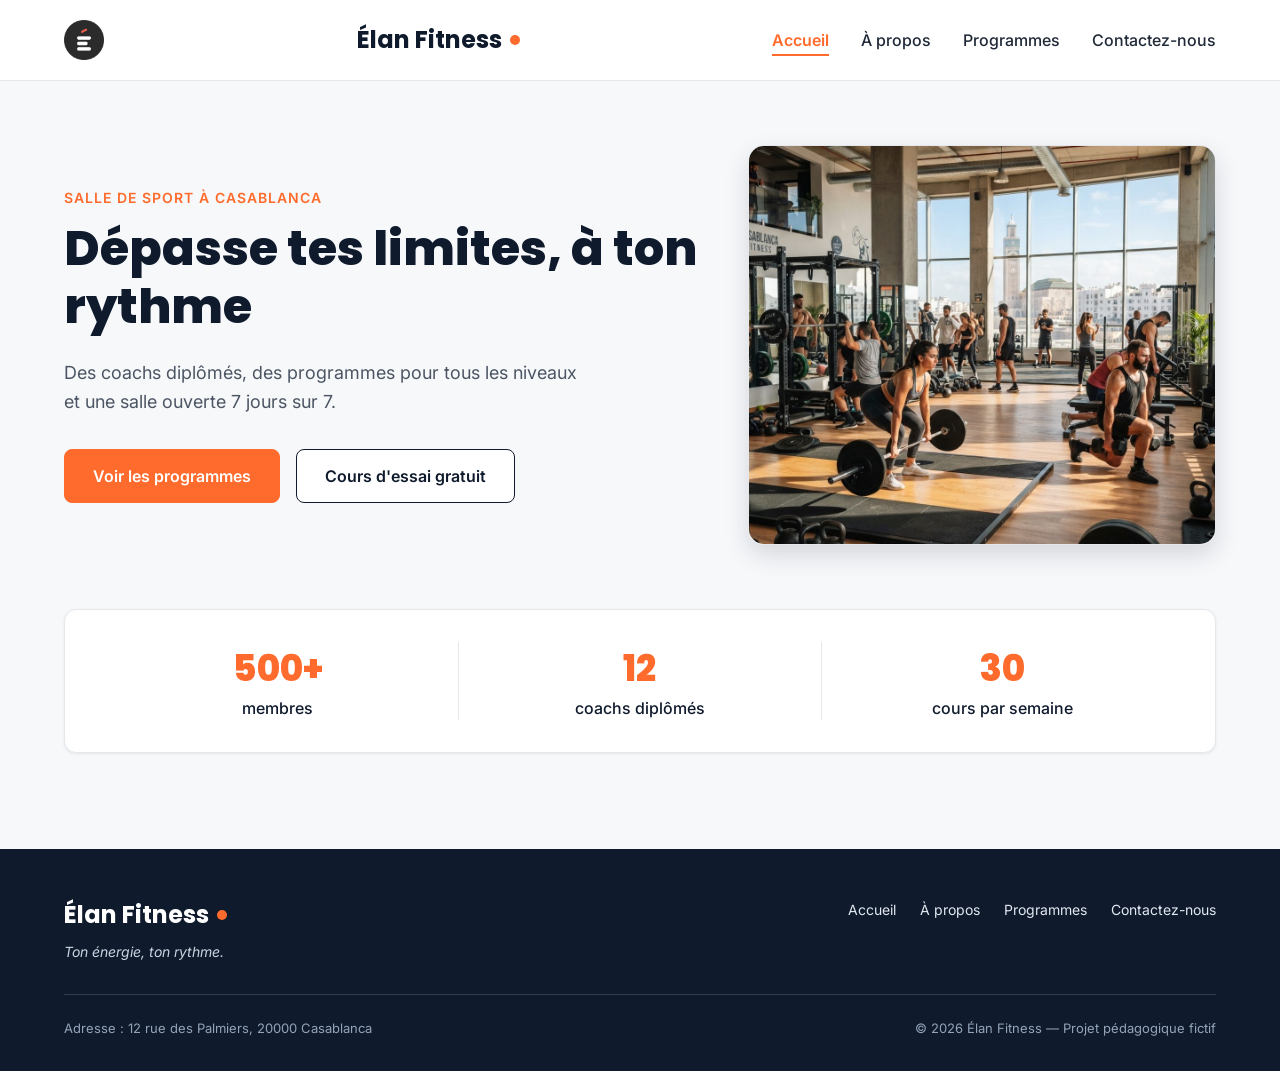
<file: index.html>
<!DOCTYPE html>
<html lang="fr">
<head>
  <meta charset="UTF-8">
  <meta name="viewport" content="width=device-width, initial-scale=1">
  <meta name="description" content="Élan Fitness, salle de sport à Casablanca : musculation, yoga, cardio et boxe fitness avec des coachs diplômés. Réservez votre cours d'essai gratuit.">
  <link rel="icon" type="image/jpg" href="img/logo.png">
  <title>Élan Fitness | Salle de sport à Casablanca</title>

  <link rel="preconnect" href="https://fonts.googleapis.com">
  <link rel="preconnect" href="https://fonts.gstatic.com" crossorigin>
  <link href="https://fonts.googleapis.com/css2?family=Inter:wght@400;500;600&family=Poppins:wght@600;700;800&display=swap" rel="stylesheet">

  <link rel="stylesheet" href="style.css">
</head>

<body>

  <header class="en-tete">
    <div class="conteneur en-tete-contenu">
      <img id="khan" src="img/logo.png" alt="logo">
      <a href="#accueil" class="logo">Élan Fitness</a>

      <nav aria-label="Navigation principale">
        <ul class="menu">
          <li><a href="index.html"class="lien-actif">Accueil</a></li>
          <li><a href="about.html">À propos</a></li>
          <li><a href="program.html">Programmes</a></li>
          <li><a href="contact.html">Contactez-nous</a></li>
        </ul>
      </nav>
    </div>
  </header>

  <main>

    <section id="accueil" class="hero">
      <div class="conteneur">

        <div class="hero-contenu">
          <div class="hero-texte">
            <p class="sur-titre">Salle de sport à Casablanca</p>
            <h1>Dépasse tes limites, à ton rythme</h1>
            <p class="hero-description">
              Des coachs diplômés, des programmes pour tous les niveaux et une salle ouverte 7 jours sur 7.
            </p>
            <div class="boutons">
              <a href="program.html" class="bouton bouton-principal">Voir les programmes</a>
              <a href="contact.html" class="bouton bouton-secondaire">Cours d'essai gratuit</a>
            </div>
          </div>

          <img class="hero-image" src="img/hero.jpg" alt="Des personnes s'entraînent dans une salle de sport lumineuse à Casablanca">
        </div>

        <div class="chiffres">
          <div class="chiffre">
            <p class="chiffre-nombre">500+</p>
            <p>membres</p>
          </div>
          <div class="chiffre">
            <p class="chiffre-nombre">12</p>
            <p>coachs diplômés</p>
          </div>
          <div class="chiffre">
            <p class="chiffre-nombre">30</p>
            <p>cours par semaine</p>
          </div>
        </div>

      </div>
    </section>
  
  </main>

  <footer class="pied-de-page">
    <div class="conteneur">

      <div class="pied-haut">
        <div>
          <p class="logo logo-clair">Élan Fitness</p>
          <p class="slogan">Ton énergie, ton rythme.</p>
        </div>

        <nav aria-label="Navigation du pied de page">
          <ul class="menu menu-pied">
            <li><a href="index.html">Accueil</a></li>
            <li><a href="about.html">À propos</a></li>
            <li><a href="program.html">Programmes</a></li>
            <li><a href="contact.html">Contactez-nous</a></li>
          </ul>
        </nav>
      </div>

      <div class="pied-bas">
        <p>Adresse : 12 rue des Palmiers, 20000 Casablanca</p>
        <p>&copy; 2026 Élan Fitness — Projet pédagogique fictif</p>
      </div>

    </div>
  </footer>

</body>
</html>
</file>
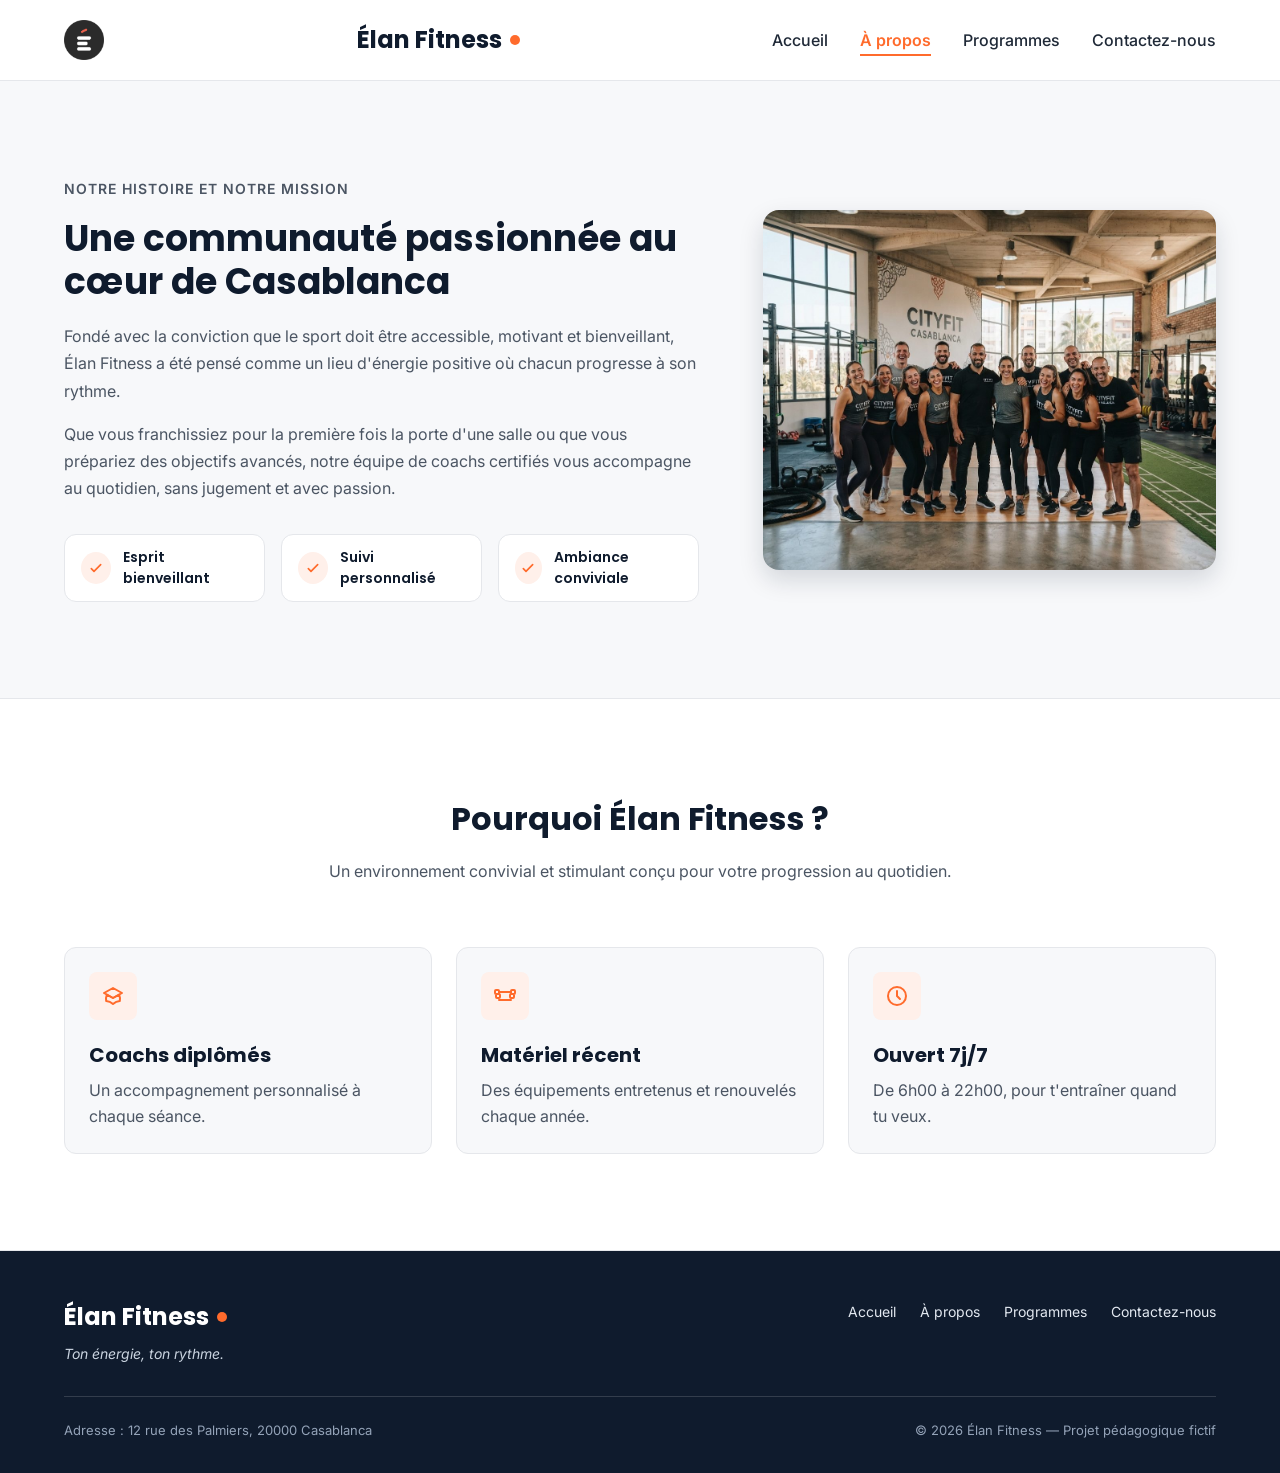
<file: about.html>
<!DOCTYPE html>
<html lang="fr">
<head>
  <meta charset="UTF-8">
  <meta name="viewport" content="width=device-width, initial-scale=1">
  <meta name="description" content="Élan Fitness, salle de sport à Casablanca : musculation, yoga, cardio et boxe fitness avec des coachs diplômés. Réservez votre cours d'essai gratuit.">
  <link rel="icon" type="image/jpg" href="img/logo.png">
  <title>Élan Fitness | Salle de sport à Casablanca</title>

  <link rel="preconnect" href="https://fonts.googleapis.com">
  <link rel="preconnect" href="https://fonts.gstatic.com" crossorigin>
  <link href="https://fonts.googleapis.com/css2?family=Inter:wght@400;500;600&family=Poppins:wght@600;700;800&display=swap" rel="stylesheet">

  <link rel="stylesheet" href="style.css">
</head>

<body>

  <header class="en-tete">
    <div class="conteneur en-tete-contenu">
      <img id="khan" src="img/logo.png" alt="logo">
      <a href="#accueil" class="logo">Élan Fitness</a>

      <nav aria-label="Navigation principale">
        <ul class="menu">
          <li><a href="index.html">Accueil</a></li>
          <li><a href="about.html" class="lien-actif">À propos</a></li>
          <li><a href="program.html">Programmes</a></li>
          <li><a href="contact.html">Contactez-nous</a></li>
        </ul>
      </nav>
    </div>
  </header>

  <main>

    <section id="a-propos" class="section">
      <div class="conteneur apropos-contenu">

        <div class="apropos-texte">
          <p class="sur-titre">Notre histoire et notre mission</p>
          <h2>Une communauté passionnée au cœur de Casablanca</h2>
          <p>
            Fondé avec la conviction que le sport doit être accessible, motivant et bienveillant,
            Élan Fitness a été pensé comme un lieu d'énergie positive où chacun progresse à son rythme.
          </p>
          <p>
            Que vous franchissiez pour la première fois la porte d'une salle ou que vous prépariez des
            objectifs avancés, notre équipe de coachs certifiés vous accompagne au quotidien, sans
            jugement et avec passion.
          </p>

          <ul class="valeurs">
            <li class="valeur">
              <div class="icone icone-petite"><img src="img/icone-check.svg" alt=""></div>
              <span>Esprit bienveillant</span>
            </li>
            <li class="valeur">
              <div class="icone icone-petite"><img src="img/icone-check.svg" alt=""></div>
              <span>Suivi personnalisé</span>
            </li>
            <li class="valeur">
              <div class="icone icone-petite"><img src="img/icone-check.svg" alt=""></div>
              <span>Ambiance conviviale</span>
            </li>
          </ul>
        </div>

        <img class="apropos-image" src="img/equipe.jpg" alt="L'équipe de coachs d'Élan Fitness réunie dans la salle">

      </div>
    </section>

    <section class="section section-blanche">
      <div class="conteneur">

        <div class="section-titre">
          <h2>Pourquoi Élan Fitness ?</h2>
          <p>Un environnement convivial et stimulant conçu pour votre progression au quotidien.</p>
        </div>

        <div class="cartes">
          <article class="carte carte-avantage">
            <div class="icone"><img src="img/icone-coach.svg" alt=""></div>
            <h3>Coachs diplômés</h3>
            <p>Un accompagnement personnalisé à chaque séance.</p>
          </article>

          <article class="carte carte-avantage">
            <div class="icone"><img src="img/icone-materiel.svg" alt=""></div>
            <h3>Matériel récent</h3>
            <p>Des équipements entretenus et renouvelés chaque année.</p>
          </article>

          <article class="carte carte-avantage">
            <div class="icone"><img src="img/icone-horloge.svg" alt=""></div>
            <h3>Ouvert 7j/7</h3>
            <p>De 6h00 à 22h00, pour t'entraîner quand tu veux.</p>
          </article>
        </div>

      </div>
    </section>

  </main>

  <footer class="pied-de-page">
    <div class="conteneur">

      <div class="pied-haut">
        <div>
          <p class="logo logo-clair">Élan Fitness</p>
          <p class="slogan">Ton énergie, ton rythme.</p>
        </div>

        <nav aria-label="Navigation du pied de page">
          <ul class="menu menu-pied">
            <li><a href="index.html">Accueil</a></li>
            <li><a href="about.html">À propos</a></li>
            <li><a href="program.html">Programmes</a></li>
            <li><a href="contact.html">Contactez-nous</a></li>
          </ul>
        </nav>
      </div>

      <div class="pied-bas">
        <p>Adresse : 12 rue des Palmiers, 20000 Casablanca</p>
        <p>&copy; 2026 Élan Fitness — Projet pédagogique fictif</p>
      </div>

    </div>
  </footer>

</body>
</html>
</file>
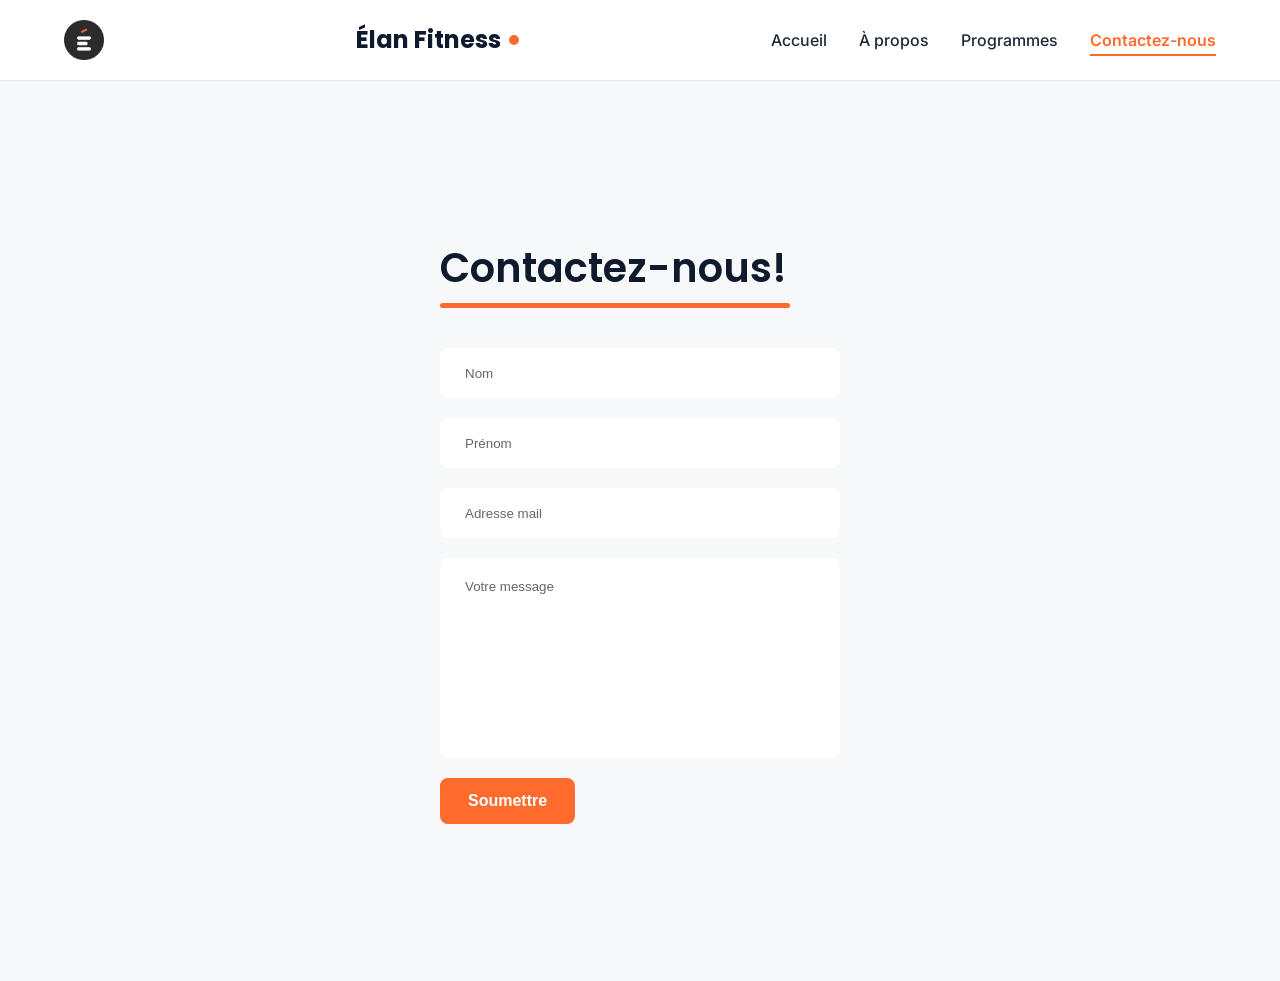
<file: contact.html>
<!DOCTYPE html>
<html lang="fr">
<head>
  <meta charset="UTF-8">
  <meta name="viewport" content="width=device-width, initial-scale=1">
  <meta name="description" content="Élan Fitness, salle de sport à Casablanca : musculation, yoga, cardio et boxe fitness avec des coachs diplômés. Réservez votre cours d'essai gratuit.">
  <link rel="icon" type="image/jpg" href="img/logo.png">
  <title>Élan Fitness | Salle de sport à Casablanca</title>

  <link rel="preconnect" href="https://fonts.googleapis.com">
  <link rel="preconnect" href="https://fonts.gstatic.com" crossorigin>
  <link href="https://fonts.googleapis.com/css2?family=Inter:wght@400;500;600&family=Poppins:wght@600;700;800&display=swap" rel="stylesheet">

  <link rel="stylesheet" href="style.css">
</head>

<body>

  <header class="en-tete">
    <div class="conteneur en-tete-contenu">
      <img id="khan" src="img/logo.png" alt="logo">
      <a href="#accueil" class="logo">Élan Fitness</a>

      <nav aria-label="Navigation principale">
        <ul class="menu">
          <li><a href="index.html">Accueil</a></li>
          <li><a href="about.html">À propos</a></li>
          <li><a href="program.html">Programmes</a></li>
          <li><a href="contact.html"class="lien-actif">Contactez-nous</a></li>
        </ul>
      </nav>
    </div>
  </header>

  <main>
    <div class="contact-container">
      <form action="" class="contact-left">
        <div class="contact-left-title">
          <h2>Contactez-nous!</h2>
          <hr>
        </div>
        <input type="text" name="lastName" placeholder="Nom" class="contact-input" required>
        <input type="text" name="firstName" placeholder="Prénom" class="contact-input" required>
        <input type="email" name="email" placeholder="Adresse mail" class="contact-input" required>
        <input name="message" placeholder="Votre message" class="contact-input" id="id" required></textarea>
        <button type="submit">Soumettre</button>
      </form>
      <div class="contact-right">
      </div>
    </div>
  </main>

</body>
</html>
</file>
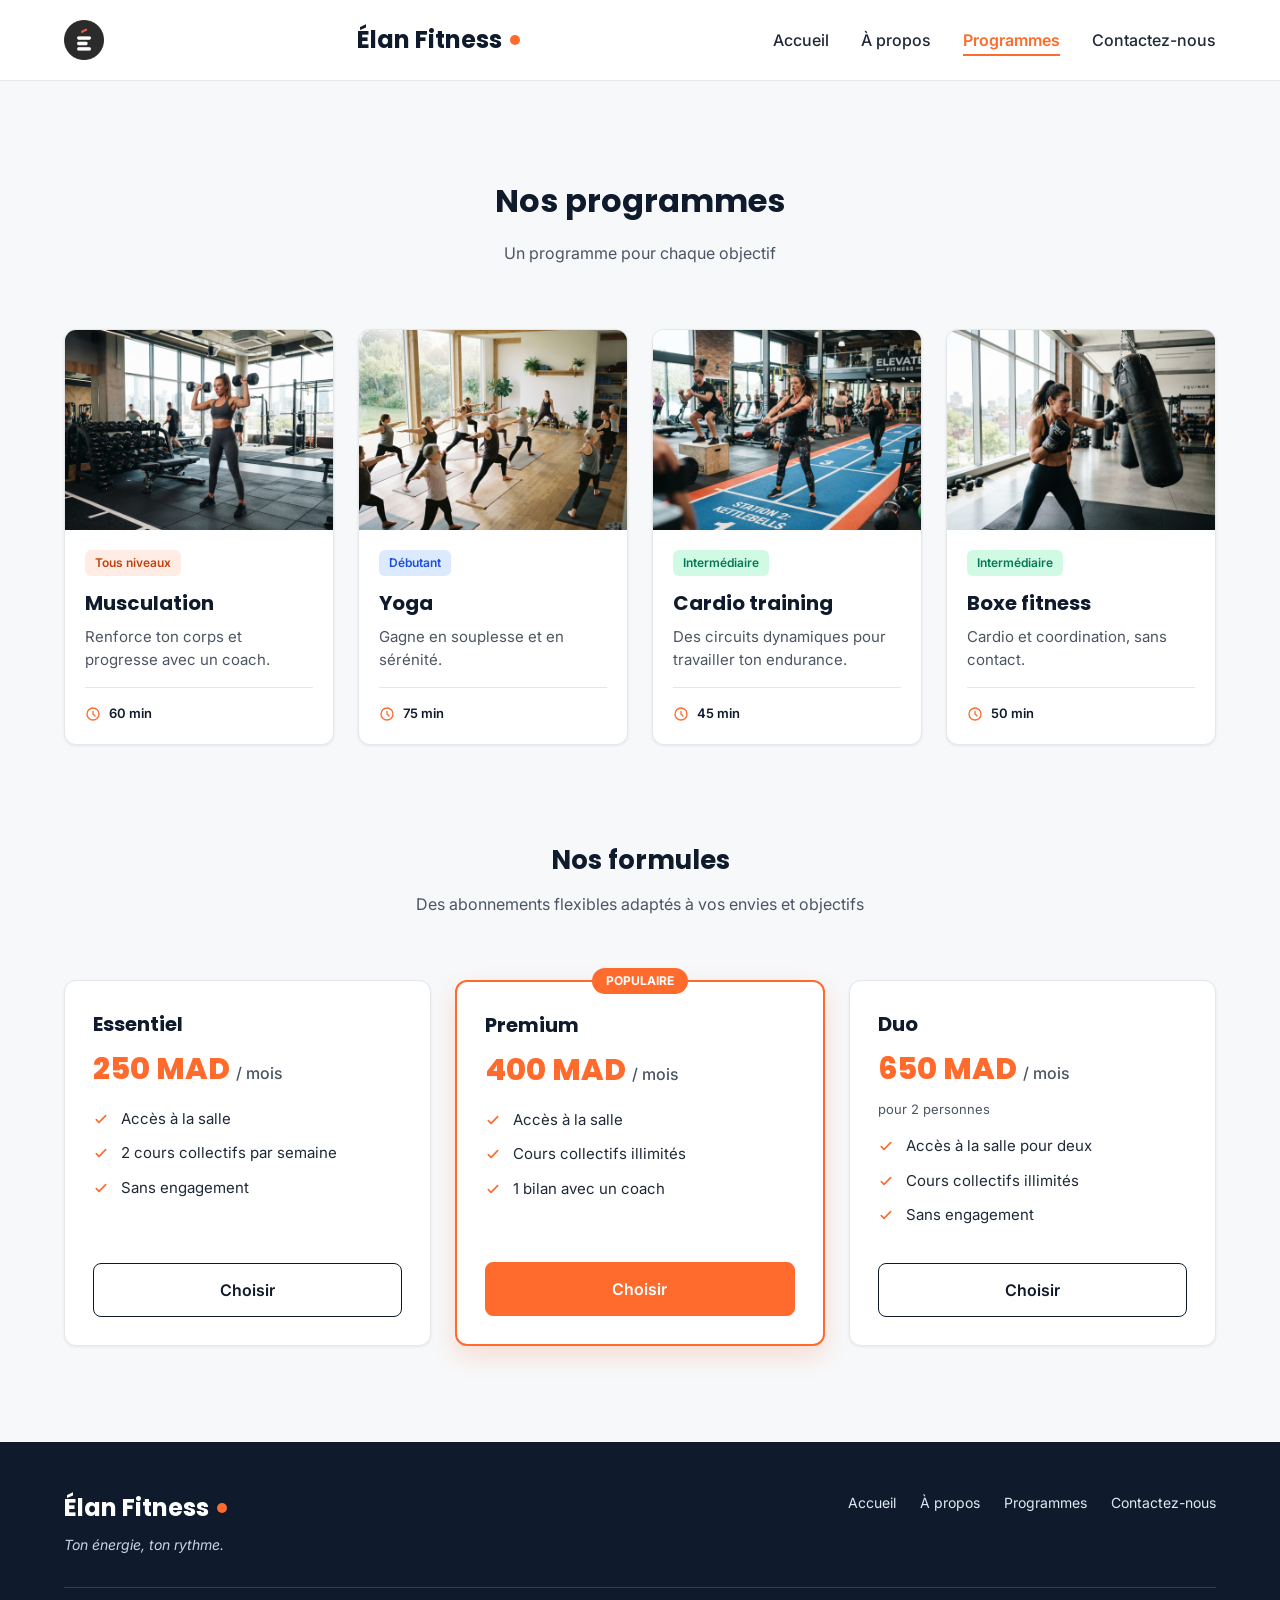
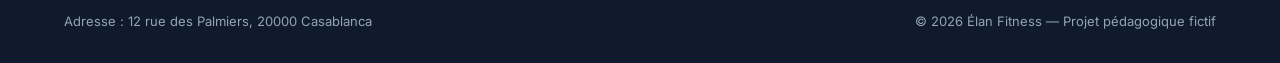
<file: program.html>
<!DOCTYPE html>
<html lang="fr">
<head>
  <meta charset="UTF-8">
  <meta name="viewport" content="width=device-width, initial-scale=1">
  <meta name="description" content="Élan Fitness, salle de sport à Casablanca : musculation, yoga, cardio et boxe fitness avec des coachs diplômés. Réservez votre cours d'essai gratuit.">
  <link rel="icon" type="image/jpg" href="img/logo.png">
  <title>Élan Fitness | Salle de sport à Casablanca</title>

  <link rel="preconnect" href="https://fonts.googleapis.com">
  <link rel="preconnect" href="https://fonts.gstatic.com" crossorigin>
  <link href="https://fonts.googleapis.com/css2?family=Inter:wght@400;500;600&family=Poppins:wght@600;700;800&display=swap" rel="stylesheet">

  <link rel="stylesheet" href="style.css">
</head>

<body>

  <header class="en-tete">
    <div class="conteneur en-tete-contenu">
      <img id="khan" src="img/logo.png" alt="logo">
      <a href="#accueil" class="logo">Élan Fitness</a>

      <nav aria-label="Navigation principale">
        <ul class="menu">
          <li><a href="index.html">Accueil</a></li>
          <li><a href="about.html">À propos</a></li>
          <li><a href="program.html"class="lien-actif">Programmes</a></li>
          <li><a href="contact.html">Contactez-nous</a></li>
        </ul>
      </nav>
    </div>
  </header>

  <main>
    
    <section id="programmes" class="section">
      <div class="conteneur">

        <div class="section-titre">
          <h2>Nos programmes</h2>
          <p>Un programme pour chaque objectif</p>
        </div>

        <div class="cartes">

          <article class="carte carte-programme">
            <img src="img/musculation.jpg" alt="Une sportive soulève des haltères dans l'espace musculation">
            <div class="programme-corps">
              <span class="etiquette etiquette-orange">Tous niveaux</span>
              <h3>Musculation</h3>
              <p>Renforce ton corps et progresse avec un coach.</p>
              <p class="duree"><img src="img/icone-duree.svg" alt="">60 min</p>
            </div>
          </article>

          <article class="carte carte-programme">
            <img src="img/yoga.jpg" alt="Un groupe pratique le yoga sur des tapis dans une salle lumineuse">
            <div class="programme-corps">
              <span class="etiquette etiquette-bleue">Débutant</span>
              <h3>Yoga</h3>
              <p>Gagne en souplesse et en sérénité.</p>
              <p class="duree"><img src="img/icone-duree.svg" alt="">75 min</p>
            </div>
          </article>

          <article class="carte carte-programme">
            <img src="img/cardio.jpg" alt="Des sportifs suivent un circuit de cardio training avec des kettlebells">
            <div class="programme-corps">
              <span class="etiquette etiquette-verte">Intermédiaire</span>
              <h3>Cardio training</h3>
              <p>Des circuits dynamiques pour travailler ton endurance.</p>
              <p class="duree"><img src="img/icone-duree.svg" alt="">45 min</p>
            </div>
          </article>

          <article class="carte carte-programme">
            <img src="img/boxe.jpg" alt="Une sportive frappe un sac de frappe pendant un cours de boxe fitness">
            <div class="programme-corps">
              <span class="etiquette etiquette-verte">Intermédiaire</span>
              <h3>Boxe fitness</h3>
              <p>Cardio et coordination, sans contact.</p>
              <p class="duree"><img src="img/icone-duree.svg" alt="">50 min</p>
            </div>
          </article>

        </div>

        <div class="formules">

          <div class="section-titre">
            <h3>Nos formules</h3>
            <p>Des abonnements flexibles adaptés à vos envies et objectifs</p>
          </div>

          <div class="cartes">

            <article class="carte formule">
              <h4>Essentiel</h4>
              <p class="prix">250 MAD <span>/ mois</span></p>
              <ul class="formule-liste">
                <li>Accès à la salle</li>
                <li>2 cours collectifs par semaine</li>
                <li>Sans engagement</li>
              </ul>
              <a href="#contact" class="bouton bouton-secondaire">Choisir</a>
            </article>

            <article class="carte formule formule-populaire">
              <p class="badge-populaire">Populaire</p>
              <h4>Premium</h4>
              <p class="prix">400 MAD <span>/ mois</span></p>
              <ul class="formule-liste">
                <li>Accès à la salle</li>
                <li>Cours collectifs illimités</li>
                <li>1 bilan avec un coach</li>
              </ul>
              <a href="#contact" class="bouton bouton-principal">Choisir</a>
            </article>

            <article class="carte formule">
              <h4>Duo</h4>
              <p class="prix">650 MAD <span>/ mois</span></p>
              <p class="prix-note">pour 2 personnes</p>
              <ul class="formule-liste">
                <li>Accès à la salle pour deux</li>
                <li>Cours collectifs illimités</li>
                <li>Sans engagement</li>
              </ul>
              <a href="#contact" class="bouton bouton-secondaire">Choisir</a>
            </article>

          </div>
        </div>

      </div>
    </section>

  </main>

  <footer class="pied-de-page">
    <div class="conteneur">

      <div class="pied-haut">
        <div>
          <p class="logo logo-clair">Élan Fitness</p>
          <p class="slogan">Ton énergie, ton rythme.</p>
        </div>

        <nav aria-label="Navigation du pied de page">
          <ul class="menu menu-pied">
            <li><a href="index.html">Accueil</a></li>
            <li><a href="about.html">À propos</a></li>
            <li><a href="program.html">Programmes</a></li>
            <li><a href="contact.html">Contactez-nous</a></li>
          </ul>
        </nav>
      </div>

      <div class="pied-bas">
        <p>Adresse : 12 rue des Palmiers, 20000 Casablanca</p>
        <p>&copy; 2026 Élan Fitness — Projet pédagogique fictif</p>
      </div>

    </div>
  </footer>

</body>
</html>
</file>
<file: style.css>
* {
  box-sizing: border-box;
  margin: 0;
  padding: 0;
}

html {
  scroll-behavior: smooth;
}

body {
  font-family: 'Inter', Arial, sans-serif;
  font-size: 16px;
  line-height: 1.5;
  color: #1F2937;
  background-color: #F7F8FA;
}

h1, h2, h3, h4 {
  font-family: 'Poppins', Arial, sans-serif;
  color: #0F1B2D;
}

a {
  color: inherit;
  text-decoration: none;
}

ul {
  list-style: none;
}

img {
  display: block;
  max-width: 100%;
}

a:focus-visible,
button:focus-visible {
  outline: 3px solid #FF6B2C;
  outline-offset: 2px;
}

.conteneur {
  width: 100%;
  max-width: 1200px;
  margin: 0 auto;
  padding: 0 24px;
}

.section {
  padding: 96px 0;
}

.section-blanche {
  background-color: #FFFFFF;
  border-top: 1px solid #E5E7EB;
  border-bottom: 1px solid #E5E7EB;
}

.section-titre {
  max-width: 640px;
  margin: 0 auto 64px;
  text-align: center;
}

.section-titre h2 {
  font-size: 32px;
  margin-bottom: 16px;
}

.section-titre h3 {
  font-size: 26px;
  margin-bottom: 12px;
}

.section-titre p {
  color: #4B5563;
}

.sur-titre {
  font-size: 14px;
  font-weight: 600;
  color: #FF6B2C;
  text-transform: uppercase;
  letter-spacing: 1px;
  margin-bottom: 12px;
}

.bouton {
  display: inline-block;
  padding: 14px 28px;
  border-radius: 8px;
  font-size: 16px;
  font-weight: 600;
  text-align: center;
  cursor: pointer;
}

.bouton-principal {
  background-color: #FF6B2C;
  border: 1px solid #FF6B2C;
  color: #FFFFFF;
}

.bouton-principal:hover {
  background-color: #F05817;
}

.bouton-secondaire {
  background-color: #FFFFFF;
  border: 1px solid #0F1B2D;
  color: #0F1B2D;
}

.bouton-secondaire:hover {
  background-color: #F3F4F6;
}

.cartes {
  display: flex;
  gap: 24px;
}

.carte {
  flex: 1;
  background-color: #FFFFFF;
  border: 1px solid #E5E7EB;
  border-radius: 12px;
  box-shadow: 0 1px 3px rgba(15, 27, 45, 0.08);
}

.icone {
  width: 48px;
  height: 48px;
  background-color: #FFF0EA;
  border-radius: 8px;
  display: flex;
  align-items: center;
  justify-content: center;
}

.icone img {
  width: 24px;
  height: 24px;
}

.icone-petite {
  width: 32px;
  height: 32px;
  border-radius: 50%;
}

.icone-petite img {
  width: 16px;
  height: 16px;
}

.en-tete {
  position: sticky;
  top: 0;
  z-index: 10;
  background-color: #FFFFFF;
  border-bottom: 1px solid #E5E7EB;
}

.en-tete-contenu {
  height: 80px;
  display: flex;
  align-items: center;
  justify-content: space-between;
}

.logo {
  display: flex;
  align-items: center;
  font-family: 'Poppins', Arial, sans-serif;
  font-size: 24px;
  font-weight: 700;
  color: #0F1B2D;
}

.logo::after {
  content: "";
  width: 10px;
  height: 10px;
  margin-left: 8px;
  background-color: #FF6B2C;
  border-radius: 50%;
}

.menu {
  display: flex;
  gap: 32px;
}

.menu a {
  font-weight: 500;
  padding-bottom: 4px;
  border-bottom: 2px solid transparent;
}

.menu a:hover {
  color: #FF6B2C;
}

.menu .lien-actif {
  color: #FF6B2C;
  font-weight: 600;
  border-bottom-color: #FF6B2C;
}

.hero {
  padding: 64px 0 96px;
}

.hero-contenu {
  display: flex;
  align-items: center;
  gap: 32px;
}

.hero-texte {
  flex: 7;
}

.hero-texte h1 {
  font-size: 48px;
  font-weight: 800;
  line-height: 1.2;
  margin-bottom: 24px;
}

.hero-description {
  max-width: 520px;
  font-size: 18px;
  line-height: 1.6;
  color: #4B5563;
  margin-bottom: 32px;
}

.boutons {
  display: flex;
  flex-wrap: wrap;
  gap: 16px;
}

.hero-image {
  flex: 5;
  min-width: 0;
  height: 400px;
  object-fit: cover;
  border-radius: 16px;
  border: 1px solid #E5E7EB;
  box-shadow: 0 10px 25px rgba(15, 27, 45, 0.15);
}

.chiffres {
  display: flex;
  margin-top: 64px;
  padding: 32px;
  background-color: #FFFFFF;
  border: 1px solid #E5E7EB;
  border-radius: 12px;
  box-shadow: 0 1px 3px rgba(15, 27, 45, 0.08);
}

.chiffre {
  flex: 1;
  text-align: center;
  font-weight: 500;
  color: #0F1B2D;
}

.chiffre + .chiffre {
  border-left: 1px solid #E5E7EB;
}

.chiffre-nombre {
  font-family: 'Poppins', Arial, sans-serif;
  font-size: 36px;
  font-weight: 800;
  color: #FF6B2C;
}

.carte-avantage {
  padding: 24px;
  background-color: #F7F8FA;
  box-shadow: none;
}

.carte-avantage .icone {
  margin-bottom: 20px;
}

.carte-avantage h3 {
  font-size: 20px;
  margin-bottom: 8px;
}

.carte-avantage p {
  color: #4B5563;
  line-height: 1.6;
}

.apropos-contenu {
  display: flex;
  align-items: center;
  gap: 64px;
}

.apropos-texte {
  flex: 7;
}

.apropos-texte h2 {
  font-size: 36px;
  line-height: 1.2;
  margin-bottom: 20px;
}

.apropos-texte p {
  color: #4B5563;
  line-height: 1.7;
  margin-bottom: 16px;
}

.valeurs {
  display: flex;
  gap: 16px;
  margin-top: 32px;
}

.valeur {
  flex: 1;
  display: flex;
  align-items: center;
  gap: 12px;
  padding: 12px 16px;
  background-color: #FFFFFF;
  border: 1px solid #E5E7EB;
  border-radius: 12px;
  font-family: 'Poppins', Arial, sans-serif;
  font-size: 14px;
  font-weight: 600;
  color: #0F1B2D;
}

.apropos-image {
  flex: 5;
  min-width: 0;
  height: 360px;
  object-fit: cover;
  border-radius: 16px;
  box-shadow: 0 10px 25px rgba(15, 27, 45, 0.15);
}

.carte-programme {
  display: flex;
  flex-direction: column;
  overflow: hidden;
}

.carte-programme > img {
  width: 100%;
  height: 200px;
  object-fit: cover;
}

.programme-corps {
  flex: 1;
  display: flex;
  flex-direction: column;
  padding: 20px;
}

.programme-corps h3 {
  font-size: 20px;
  margin-bottom: 8px;
}

.programme-corps p {
  font-size: 15px;
  color: #4B5563;
}

.etiquette {
  align-self: flex-start;
  padding: 4px 10px;
  margin-bottom: 12px;
  border-radius: 6px;
  font-size: 12px;
  font-weight: 600;
}

.etiquette-orange {
  background-color: #FFEDE5;
  color: #C2410C;
}

.etiquette-bleue {
  background-color: #DBEAFE;
  color: #1D4ED8;
}

.etiquette-verte {
  background-color: #D1FAE5;
  color: #047857;
}

.programme-corps .duree {
  display: flex;
  align-items: center;
  gap: 8px;
  margin-top: auto;
  padding-top: 16px;
  border-top: 1px solid #E5E7EB;
  font-size: 13px;
  font-weight: 600;
  color: #0F1B2D;
}

.programme-corps h3 + p {
  margin-bottom: 16px;
}

.duree img {
  width: 16px;
  height: 16px;
}

.formules {
  margin-top: 96px;
}

.formule {
  position: relative;
  display: flex;
  flex-direction: column;
  padding: 28px;
}

.formule h4 {
  font-size: 20px;
}

.prix {
  margin: 8px 0 16px;
  font-family: 'Poppins', Arial, sans-serif;
  font-size: 30px;
  font-weight: 800;
  color: #FF6B2C;
}

.prix span {
  font-family: 'Inter', Arial, sans-serif;
  font-size: 16px;
  font-weight: 500;
  color: #4B5563;
}

.prix-note {
  margin: -8px 0 16px;
  font-size: 13px;
  color: #4B5563;
}

.formule-liste {
  flex: 1;
  margin-bottom: 24px;
}

.formule-liste li {
  padding-left: 28px;
  margin-bottom: 12px;
  font-size: 15px;
  background-image: url('img/icone-check.svg');
  background-repeat: no-repeat;
  background-position: left center;
  background-size: 16px;
}

.formule .bouton {
  display: block;
}

.formule-populaire {
  border: 2px solid #FF6B2C;
  box-shadow: 0 10px 25px rgba(255, 107, 44, 0.2);
}

.badge-populaire {
  position: absolute;
  top: -14px;
  left: 50%;
  transform: translateX(-50%);
  padding: 4px 14px;
  background-color: #FF6B2C;
  border-radius: 999px;
  font-size: 12px;
  font-weight: 700;
  text-transform: uppercase;
  color: #FFFFFF;
}

.pied-de-page {
  padding: 48px 0 32px;
  background-color: #0F1B2D;
  color: #FFFFFF;
}

.pied-haut {
  display: flex;
  justify-content: space-between;
  align-items: flex-start;
  padding-bottom: 32px;
  border-bottom: 1px solid rgba(255, 255, 255, 0.15);
}

.logo-clair {
  color: #FFFFFF;
}

.slogan {
  margin-top: 8px;
  font-size: 14px;
  font-style: italic;
  color: #CBD5E1;
}

.menu-pied {
  gap: 24px;
}

.menu-pied a {
  font-size: 14px;
  font-weight: 400;
  color: #E2E8F0;
}

.pied-bas {
  display: flex;
  justify-content: space-between;
  margin-top: 24px;
  font-size: 13px;
  color: #94A3B8;
}

.contact-container{
  height: 100vh;
  display: flex;
  align-items: center;
  justify-content: space-evenly;
}

.contact-left{
  display: flex;
  flex-direction: column;
  align-items: start;
  gap: 20px;
}

.contact-left-title h2{
  font-weight: 600;
  color: #0F1B2D;
  font-size: 40px;
  margin-bottom: 5px;
}

.contact-left-title hr{
  border: none;
  width: 350px;
  height: 5px;
  background-color: #FF6B2C;
  border-radius: 10px;
  margin-bottom: 20px;
}

.contact-input{
  width: 400px;
  height: 50px;
  border: none;
  outline: none;
  padding-left: 25px;
  font-weight: 500;
  color: #666;
  border-radius: 8px;
}

.contact-left textarea{
  height: 140px;
  width: 400px;
  padding-top: 15px;
  border-radius: 8px;
}

.contact-input:focus{
  border: 2px solid #FF6B2C;
}

.contact-input::placeholder{
  color: #666;
}

.contact-left button{
  background-color:#FF6B2C ;
  color: #FFFFFF;
  display: inline-block;
  padding: 14px 28px;
  border-radius: 8px;
  font-size: 16px;
  font-weight: 600;
  text-align: center;
  cursor: pointer;
  border: none;
}

.contact-left button:hover{
  background-color: #F05817;
}

.contact-container{
  display: flex;
  justify-content: center;
  align-items: center;
}
#id{
  height: 200px;
  padding: 0px 25px 143px;
}
#khan{
  width: 40px;
}
</file>
